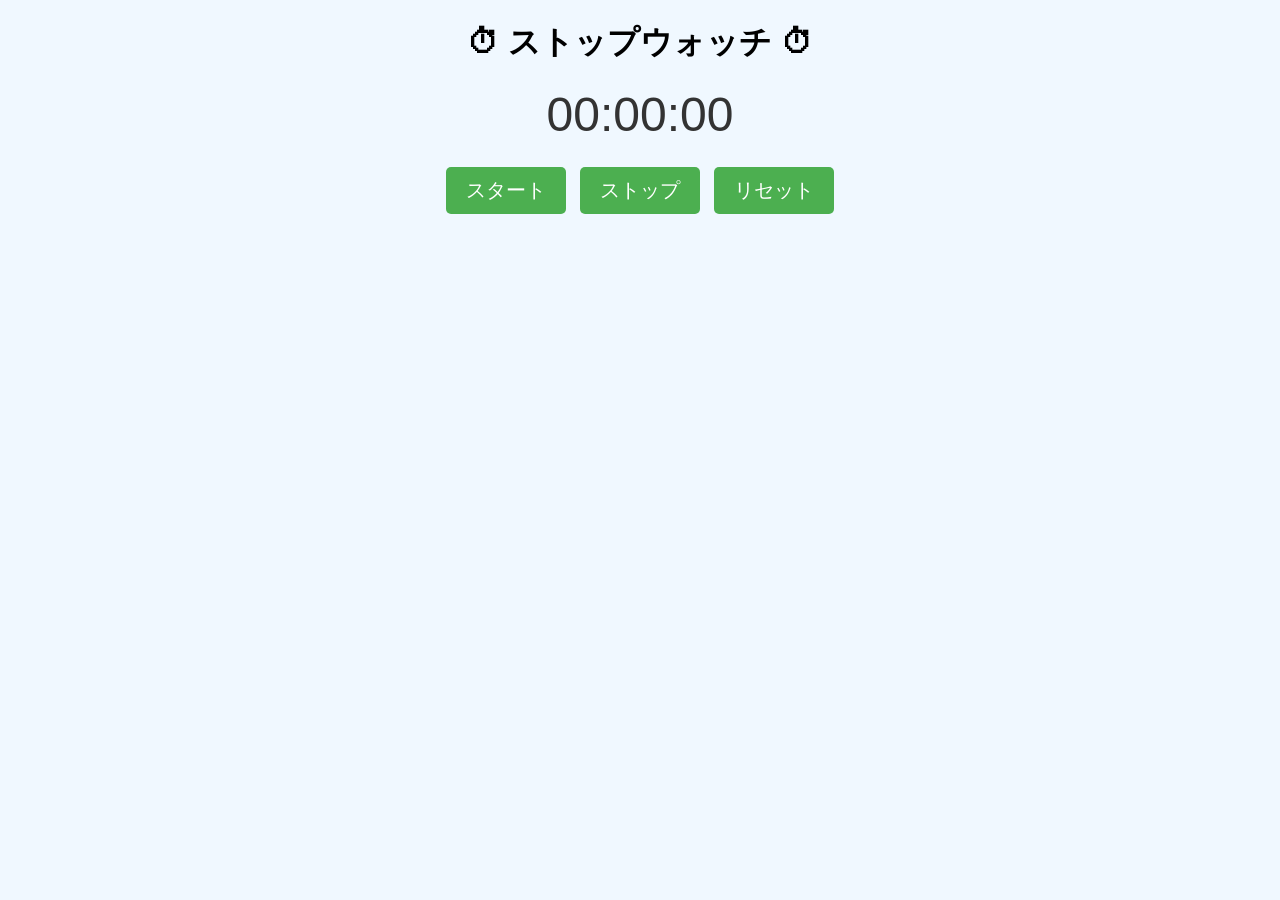
<file: index.html>
<!DOCTYPE html>
<html lang="ja">
<head>
    <meta charset="UTF-8">
    <title>ストップウォッチ</title>
    <link rel="stylesheet" href="style.css">
</head>
<body>
    <h1>⏱ ストップウォッチ ⏱</h1>
    <div id="display">00:00:00</div>
    <button id="startBtn">スタート</button>
    <button id="stopBtn">ストップ</button>
    <button id="resetBtn">リセット</button>

    <script src="script.js"></script>
</body>
</html>
</file>
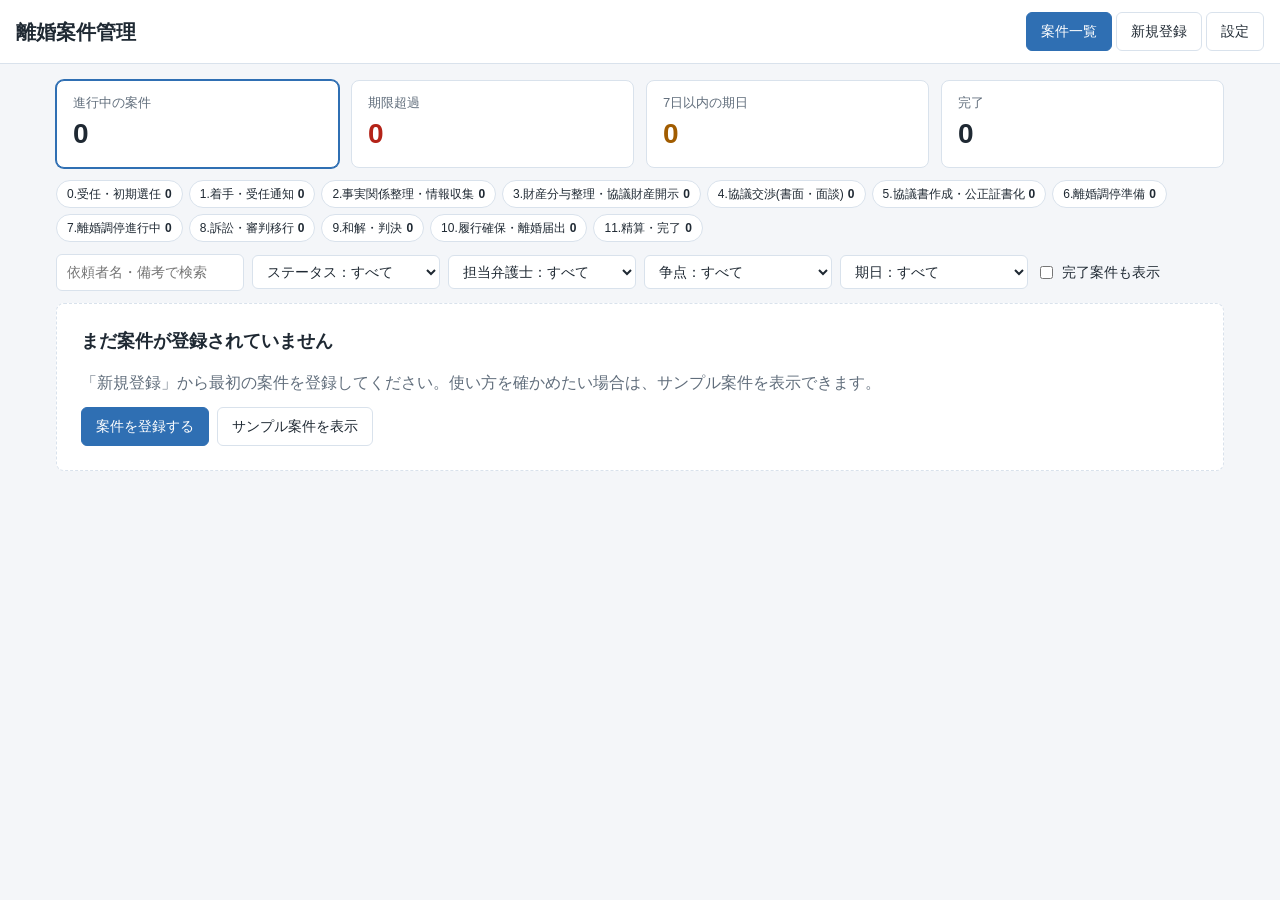
<file: divorce/index.html>
<!DOCTYPE html>
<html lang="ja">
<head>
    <meta charset="UTF-8">
    <meta name="viewport" content="width=device-width, initial-scale=1">
    <title>離婚案件管理</title>
    <link rel="stylesheet" href="style.css">
</head>
<body>
    <header class="app-header">
        <h1>離婚案件管理</h1>
        <nav>
            <button type="button" class="nav-btn" data-view="list">案件一覧</button>
            <button type="button" class="nav-btn" data-view="form" id="navAdd">新規登録</button>
            <button type="button" class="nav-btn" data-view="settings">設定</button>
        </nav>
    </header>

    <main>
        <!-- 案件一覧 -->
        <section id="view-list" class="view">
            <div class="summary">
                <button type="button" class="card" data-deadline-filter="">
                    <span class="card-label">進行中の案件</span>
                    <span class="card-value" id="sumActive">0</span>
                </button>
                <button type="button" class="card card-overdue" data-deadline-filter="overdue">
                    <span class="card-label">期限超過</span>
                    <span class="card-value" id="sumOverdue">0</span>
                </button>
                <button type="button" class="card card-soon" data-deadline-filter="soon">
                    <span class="card-label">7日以内の期日</span>
                    <span class="card-value" id="sumSoon">0</span>
                </button>
                <div class="card card-static">
                    <span class="card-label">完了</span>
                    <span class="card-value" id="sumDone">0</span>
                </div>
            </div>

            <div class="status-chips" id="statusChips"></div>

            <div class="filters">
                <input type="search" id="fSearch" placeholder="依頼者名・備考で検索">
                <select id="fStatus"><option value="">ステータス：すべて</option></select>
                <select id="fLawyer"><option value="">担当弁護士：すべて</option></select>
                <select id="fIssue"><option value="">争点：すべて</option></select>
                <select id="fDeadline">
                    <option value="">期日：すべて</option>
                    <option value="overdue">期限超過</option>
                    <option value="soon">7日以内</option>
                </select>
                <label class="check"><input type="checkbox" id="fShowDone"> 完了案件も表示</label>
            </div>

            <div class="table-wrap">
                <table id="caseTable">
                    <thead>
                        <tr>
                            <th data-sort="client_name">依頼者名</th>
                            <th data-sort="client_position">立場</th>
                            <th data-sort="status">ステータス</th>
                            <th>主な争点</th>
                            <th data-sort="lawyer">担当弁護士</th>
                            <th data-sort="paralegal">担当事務員</th>
                            <th data-sort="next_deadline">次回期日・期限</th>
                            <th data-sort="deadline_type">期日の種類</th>
                            <th data-sort="counter_lawyer">相手方代理人</th>
                        </tr>
                    </thead>
                    <tbody id="caseRows"></tbody>
                </table>
            </div>
            <p class="empty" id="emptyMsg" hidden>条件に合う案件はありません。</p>
            <div class="first-run" id="firstRun" hidden>
                <h2>まだ案件が登録されていません</h2>
                <p>「新規登録」から最初の案件を登録してください。使い方を確かめたい場合は、サンプル案件を表示できます。</p>
                <div class="actions">
                    <button type="button" class="primary" id="firstAdd">案件を登録する</button>
                    <button type="button" id="loadSamples">サンプル案件を表示</button>
                </div>
            </div>
        </section>

        <!-- 案件フォーム -->
        <section id="view-form" class="view" hidden>
            <h2 id="formTitle">離婚案件</h2>
            <form id="caseForm" novalidate>
                <div class="field">
                    <label for="client_name">依頼者名 <span class="req">*</span></label>
                    <div>
                        <input type="text" id="client_name" name="client_name" maxlength="255">
                        <p class="error" id="err_client_name" hidden>依頼者名を入力してください。</p>
                    </div>
                </div>
                <div class="field">
                    <label for="status">ステータス <span class="req">*</span></label>
                    <select id="status" name="status"></select>
                </div>
                <div class="field">
                    <label for="client_position">依頼者の立場</label>
                    <select id="client_position" name="client_position"></select>
                </div>
                <div class="field">
                    <label for="counter_lawyer">相手方代理人</label>
                    <select id="counter_lawyer" name="counter_lawyer"></select>
                </div>
                <div class="field">
                    <span class="label">主な争点</span>
                    <div class="checks" id="key_issues"></div>
                </div>
                <div class="field">
                    <label for="lawyer">担当弁護士</label>
                    <select id="lawyer" name="lawyer"></select>
                </div>
                <div class="field">
                    <label for="paralegal">担当事務員</label>
                    <select id="paralegal" name="paralegal"></select>
                </div>
                <div class="field">
                    <label for="next_deadline">次回期日・期限</label>
                    <input type="date" id="next_deadline" name="next_deadline">
                </div>
                <div class="field">
                    <label for="deadline_type">期日の種類</label>
                    <select id="deadline_type" name="deadline_type"></select>
                </div>
                <div class="field">
                    <label for="notes">備考・メモ</label>
                    <textarea id="notes" name="notes" rows="5"></textarea>
                </div>
                <p class="hint" id="staffHint" hidden>担当者の選択肢は「設定」で登録できます。</p>

                <div class="actions" id="addActions">
                    <button type="submit" class="primary">保存</button>
                    <button type="reset">リセット</button>
                </div>
                <div class="actions" id="editActions" hidden>
                    <button type="submit" class="primary">更新</button>
                    <button type="button" id="cancelBtn">キャンセル</button>
                    <button type="button" id="deleteBtn" class="danger">削除</button>
                </div>
            </form>
        </section>

        <!-- 設定 -->
        <section id="view-settings" class="view" hidden>
            <h2>担当者（弁護士・事務員）</h2>
            <form id="staffForm" class="inline-form">
                <input type="text" id="staffName" placeholder="氏名" maxlength="100">
                <button type="submit" class="primary">追加</button>
            </form>
            <ul id="staffList" class="staff-list"></ul>

            <h2>データ</h2>
            <p class="hint">データはこのブラウザ内（localStorage）にのみ保存されます。定期的にバックアップしてください。</p>
            <div class="actions">
                <button type="button" id="exportJson">バックアップ（JSON）</button>
                <button type="button" id="exportCsv">CSV出力</button>
                <label class="button-like">
                    ファイルから復元
                    <input type="file" id="importJson" accept="application/json,.json" hidden>
                </label>
            </div>

            <div class="panel" id="exportPanel" hidden>
                <h3 id="exportTitle">バックアップ</h3>
                <p class="hint">下の内容をコピーしてメモ帳などに保存してください。「ファイルに保存」は環境によっては動作しません。</p>
                <textarea id="exportText" rows="10" readonly></textarea>
                <div class="actions">
                    <button type="button" class="primary" id="exportCopy">コピー</button>
                    <button type="button" id="exportSave">ファイルに保存</button>
                    <button type="button" id="exportClose">閉じる</button>
                </div>
            </div>

            <h3>貼り付けて復元</h3>
            <p class="hint">バックアップ（JSON）の内容を貼り付けて「復元」を押すと、現在のデータと置き換わります。</p>
            <textarea id="importText" rows="5" placeholder='{"version":1, ...}'></textarea>
            <div class="actions">
                <button type="button" id="importPaste">復元</button>
            </div>
        </section>
    </main>

    <div class="overlay" id="confirmOverlay" hidden>
        <div class="dialog" role="alertdialog" aria-modal="true" aria-labelledby="confirmMsg">
            <p id="confirmMsg"></p>
            <div class="actions">
                <button type="button" id="confirmCancel">キャンセル</button>
                <button type="button" class="danger-fill" id="confirmOk">OK</button>
            </div>
        </div>
    </div>

    <div id="toast" class="toast" role="status" aria-live="polite" hidden></div>

    <script src="app.js"></script>
</body>
</html>
</file>
<file: style.css>
body {
    text-align: center;
    font-family: Arial, sans-serif;
    background-color: #f0f8ff;
}

#display {
    font-size: 48px;
    margin: 20px;
    color: #333;
}

button {
    font-size: 20px;
    padding: 10px 20px;
    margin: 5px;
    cursor: pointer;
    background-color: #4CAF50;
    color: white;
    border: none;
    border-radius: 5px;
    transition: background-color 0.3s;
}

button:hover {
    background-color: #45a049;
}

button:active {
    background-color: #3e8e41;
}
</file>
<file: divorce/style.css>
:root {
    --bg: #f4f6f9;
    --surface: #ffffff;
    --text: #1f2933;
    --muted: #616e7c;
    --border: #d9e2ec;
    --primary: #2f6fb3;
    --primary-hover: #255a92;
    --danger: #c0392b;
    --overdue-bg: #fdecea;
    --overdue: #b42318;
    --soon-bg: #fff4e0;
    --soon: #a15c00;
    --on-primary: #ffffff;
    --toast-bg: #1f2933;
    --toast-fg: #ffffff;
    --shadow: rgba(15, 23, 42, 0.18);
    --scrim: rgba(15, 23, 42, 0.45);
}

@media (prefers-color-scheme: dark) {
    :root:not([data-theme="light"]) {
        --bg: #14181d;
        --surface: #1d232a;
        --text: #e4e7eb;
        --muted: #9aa5b1;
        --border: #323f4b;
        --primary: #5a9be0;
        --primary-hover: #74abe6;
        --danger: #e5675a;
        --overdue-bg: #3b1d1b;
        --overdue: #f2928a;
        --soon-bg: #3a2c12;
        --soon: #f0b860;
        --on-primary: #0d1b2a;
        --toast-bg: #e4e7eb;
        --toast-fg: #14181d;
        --shadow: rgba(0, 0, 0, 0.5);
        --scrim: rgba(0, 0, 0, 0.6);
        color-scheme: dark;
    }
}

:root[data-theme="dark"] {
    --bg: #14181d;
    --surface: #1d232a;
    --text: #e4e7eb;
    --muted: #9aa5b1;
    --border: #323f4b;
    --primary: #5a9be0;
    --primary-hover: #74abe6;
    --danger: #e5675a;
    --overdue-bg: #3b1d1b;
    --overdue: #f2928a;
    --soon-bg: #3a2c12;
    --soon: #f0b860;
    --on-primary: #0d1b2a;
    --toast-bg: #e4e7eb;
    --toast-fg: #14181d;
    --shadow: rgba(0, 0, 0, 0.5);
    --scrim: rgba(0, 0, 0, 0.6);
    color-scheme: dark;
}

* { box-sizing: border-box; }

[hidden] { display: none !important; }

body {
    margin: 0;
    font-family: "Lato", "Hiragino Sans", "Noto Sans JP", "Yu Gothic", sans-serif;
    background: var(--bg);
    color: var(--text);
    line-height: 1.5;
}

.app-header {
    display: flex;
    flex-wrap: wrap;
    align-items: center;
    justify-content: space-between;
    gap: 8px;
    padding: 12px 16px;
    background: var(--surface);
    border-bottom: 1px solid var(--border);
}

.app-header h1 { margin: 0; font-size: 20px; }

nav { display: flex; gap: 4px; flex-wrap: wrap; }

main { max-width: 1200px; margin: 0 auto; padding: 16px; }

h2 { font-size: 18px; margin: 8px 0 16px; }

button, .button-like {
    font: inherit;
    font-size: 14px;
    padding: 8px 14px;
    border: 1px solid var(--border);
    border-radius: 6px;
    background: var(--surface);
    color: var(--text);
    cursor: pointer;
}

button:hover, .button-like:hover { border-color: var(--primary); }

button.primary { background: var(--primary); border-color: var(--primary); color: var(--on-primary); }
button.primary:hover { background: var(--primary-hover); }
button.danger { color: var(--danger); border-color: var(--danger); margin-left: auto; }

.nav-btn.active { background: var(--primary); border-color: var(--primary); color: var(--on-primary); }

input, select, textarea {
    font: inherit;
    font-size: 14px;
    padding: 7px 10px;
    border: 1px solid var(--border);
    border-radius: 6px;
    background: var(--surface);
    color: var(--text);
    width: 100%;
}

input[type="checkbox"] { width: auto; }

/* 一覧 */
.summary {
    display: grid;
    grid-template-columns: repeat(auto-fit, minmax(150px, 1fr));
    gap: 12px;
    margin-bottom: 12px;
}

.card {
    display: flex;
    flex-direction: column;
    align-items: flex-start;
    padding: 12px 16px;
    background: var(--surface);
    border: 1px solid var(--border);
    border-radius: 8px;
    text-align: left;
}

.card-label { font-size: 13px; color: var(--muted); }
.card-value { font-size: 28px; font-weight: bold; }
.card-overdue .card-value { color: var(--overdue); }
.card-soon .card-value { color: var(--soon); }
.card.selected { border-color: var(--primary); box-shadow: 0 0 0 1px var(--primary); }

.status-chips { display: flex; flex-wrap: wrap; gap: 6px; margin-bottom: 12px; }

.chip {
    font-size: 12px;
    padding: 4px 10px;
    border-radius: 999px;
}

.chip .count { font-weight: bold; margin-left: 4px; }
.chip.selected { background: var(--primary); border-color: var(--primary); color: var(--on-primary); }

.filters {
    display: grid;
    grid-template-columns: repeat(auto-fit, minmax(180px, 1fr));
    gap: 8px;
    margin-bottom: 12px;
    align-items: center;
}

.check { display: flex; align-items: center; gap: 6px; font-size: 14px; }

.table-wrap {
    overflow-x: auto;
    background: var(--surface);
    border: 1px solid var(--border);
    border-radius: 8px;
}

table { width: 100%; border-collapse: collapse; font-size: 14px; }

th, td {
    padding: 8px 10px;
    text-align: left;
    border-bottom: 1px solid var(--border);
    white-space: nowrap;
}

th { background: var(--bg); font-weight: 600; user-select: none; }
th[data-sort] { cursor: pointer; }
th.sorted-asc::after { content: " ▲"; font-size: 10px; }
th.sorted-desc::after { content: " ▼"; font-size: 10px; }

tbody tr { cursor: pointer; }
tbody tr:hover { background: var(--bg); }
tbody tr:last-child td { border-bottom: none; }

td.issues { white-space: normal; min-width: 160px; }

.tag {
    display: inline-block;
    font-size: 12px;
    padding: 1px 6px;
    margin: 1px 2px 1px 0;
    border: 1px solid var(--border);
    border-radius: 4px;
}

.deadline.overdue { color: var(--overdue); background: var(--overdue-bg); font-weight: bold; }
.deadline.soon { color: var(--soon); background: var(--soon-bg); font-weight: bold; }
.deadline small { display: block; font-weight: normal; }

tr.done td { color: var(--muted); }

.empty { text-align: center; color: var(--muted); padding: 24px; }

/* フォーム */
#caseForm {
    background: var(--surface);
    border: 1px solid var(--border);
    border-radius: 8px;
    padding: 16px;
    max-width: 760px;
}

.field {
    display: grid;
    grid-template-columns: 160px 1fr;
    gap: 12px;
    align-items: start;
    margin-bottom: 14px;
}

.field > label, .field > .label { padding-top: 7px; font-weight: 600; font-size: 14px; }

.req { color: var(--danger); }

.error { color: var(--danger); font-size: 13px; margin: 4px 0 0; }
input.invalid { border-color: var(--danger); }

.checks { display: flex; flex-wrap: wrap; gap: 6px 16px; padding-top: 7px; }
.checks label { display: flex; align-items: center; gap: 4px; font-size: 14px; }

.actions { display: flex; flex-wrap: wrap; gap: 8px; margin-top: 8px; }

.hint { color: var(--muted); font-size: 13px; }

/* 設定 */
.inline-form { display: flex; gap: 8px; max-width: 420px; }
.inline-form input { flex: 1; }
.inline-form button { white-space: nowrap; }

.staff-list { list-style: none; padding: 0; max-width: 420px; margin: 12px 0 24px; }

.staff-list li {
    display: flex;
    justify-content: space-between;
    align-items: center;
    padding: 6px 12px;
    background: var(--surface);
    border: 1px solid var(--border);
    border-radius: 6px;
    margin-bottom: 6px;
}

.staff-list button { padding: 4px 10px; font-size: 13px; }

.toast {
    position: fixed;
    bottom: 24px;
    left: 50%;
    transform: translateX(-50%);
    padding: 10px 20px;
    background: var(--toast-bg);
    color: var(--toast-fg);
    border-radius: 6px;
    font-size: 14px;
    box-shadow: 0 4px 12px var(--shadow);
    z-index: 20;
}

.toast.error { background: var(--danger); color: var(--on-primary); }

@media (max-width: 600px) {
    .field { grid-template-columns: 1fr; gap: 4px; }
    .field > label, .field > .label { padding-top: 0; }
}

h3 { font-size: 15px; margin: 20px 0 8px; }

.panel {
    margin-top: 16px;
    padding: 16px;
    background: var(--surface);
    border: 1px solid var(--border);
    border-radius: 8px;
    max-width: 760px;
}

.panel h3 { margin-top: 0; }

#importText, #exportText { max-width: 760px; font-family: ui-monospace, Menlo, Consolas, monospace; font-size: 12px; }

.first-run {
    padding: 24px;
    background: var(--surface);
    border: 1px dashed var(--border);
    border-radius: 8px;
}

.first-run h2 { margin-top: 0; }
.first-run p { margin: 0 0 12px; color: var(--muted); }

.overlay {
    position: fixed;
    inset: 0;
    display: flex;
    align-items: center;
    justify-content: center;
    padding: 16px;
    background: var(--scrim);
    z-index: 10;
}

.dialog {
    width: 100%;
    max-width: 420px;
    padding: 20px;
    background: var(--surface);
    border-radius: 8px;
    box-shadow: 0 8px 24px var(--shadow);
}

.dialog p { margin: 0 0 16px; }
.dialog .actions { justify-content: flex-end; }

button.danger-fill { background: var(--danger); border-color: var(--danger); color: var(--on-primary); }

button:focus-visible, .button-like:focus-within, input:focus-visible, select:focus-visible, textarea:focus-visible {
    outline: 2px solid var(--primary);
    outline-offset: 2px;
}
</file>
